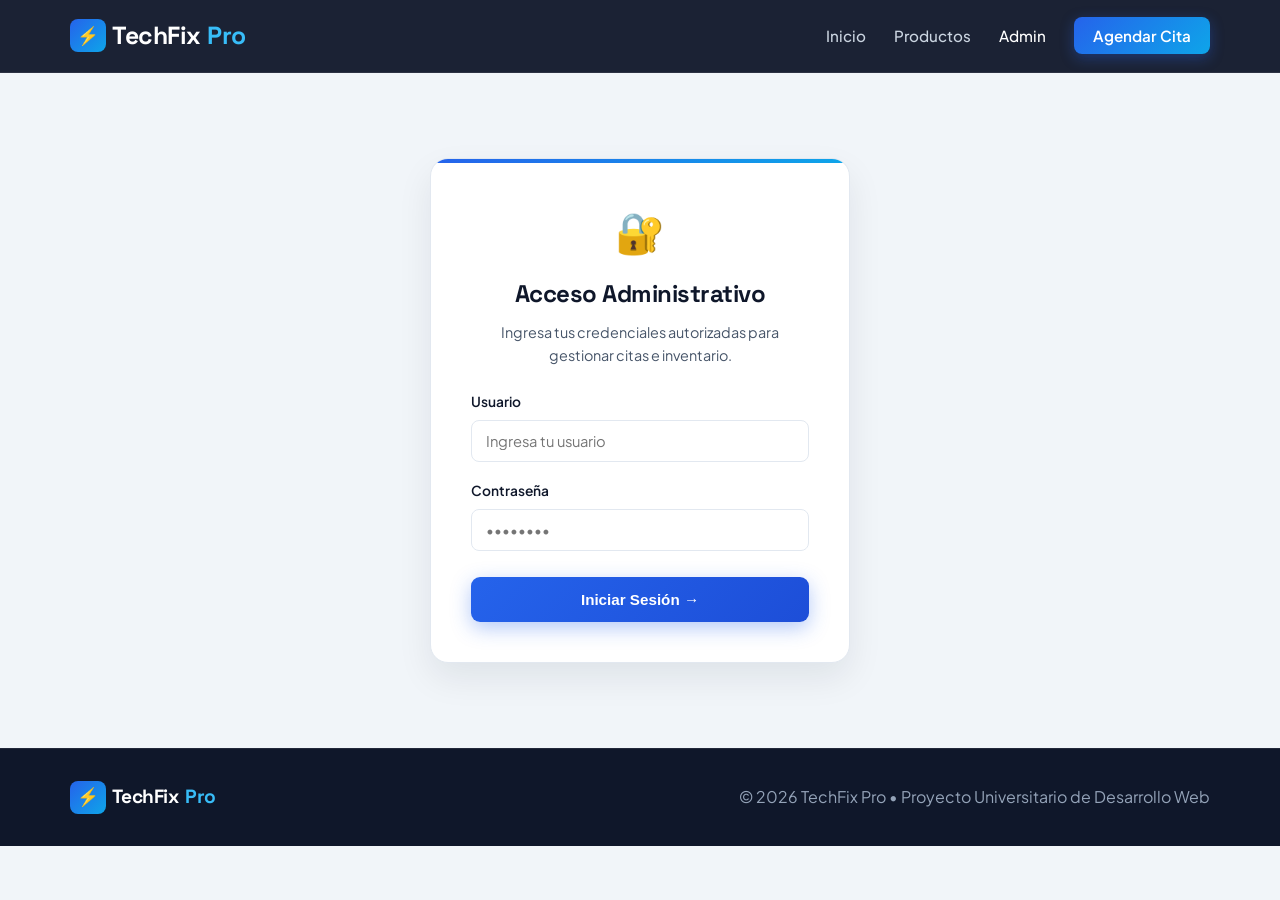
<file: admin.html>
<!DOCTYPE html>
<html lang="es">
<head>
  <meta charset="UTF-8" />
  <meta name="viewport" content="width=device-width, initial-scale=1.0" />
  <title>Panel Administrativo | TechFix Pro</title>

  <!-- Google Fonts -->
  <link rel="preconnect" href="https://fonts.googleapis.com">
  <link rel="preconnect" href="https://fonts.gstatic.com" crossorigin>
  <link href="https://fonts.googleapis.com/css2?family=Plus+Jakarta+Sans:wght@400;500;600;700&family=Space+Grotesk:wght@600;700&display=swap" rel="stylesheet">

  <!-- Estilos globales -->
  <link rel="stylesheet" href="css/styles.css" />
</head>
<body>

  <!-- BARRA DE NAVEGACIÓN -->
  <header class="navbar">
    <div class="container nav-content">
      <a href="index.html" class="logo">
        <span class="logo-icon">⚡</span>TechFix<span class="highlight">Pro</span>
      </a>
      <nav>
        <ul class="nav-links">
          <li><a href="index.html">Inicio</a></li>
          <li><a href="productos.html">Productos</a></li>
          <li><a href="admin.html" class="active">Admin</a></li>
          <li><a href="citas.html" class="btn-nav">Agendar Cita</a></li>
        </ul>
      </nav>
    </div>
  </header>

  <!-- PANTALLA 1: VERIFICACIÓN DE LOGIN -->
  <section id="login-view" class="login-section container">
    <div class="login-card">
      <div class="login-icon">🔐</div>
      <h2>Acceso Administrativo</h2>
      <p>Ingresa tus credenciales autorizadas para gestionar citas e inventario.</p>

      <form id="form-login">
        <div class="form-group">
          <label for="admin-user">Usuario</label>
          <input type="text" id="admin-user" required placeholder="Ingresa tu usuario" autocomplete="off" />
        </div>
        <div class="form-group">
          <label for="admin-pass">Contraseña</label>
          <input type="password" id="admin-pass" required placeholder="••••••••" />
        </div>
        <p id="login-error" class="error-msg" style="display: none;">Usuario o contraseña incorrectos.</p>
        <button type="submit" class="btn btn-primary" style="width: 100%; margin-top: 0.5rem;">
          Iniciar Sesión →
        </button>
      </form>
    </div>
  </section>

  <!-- PANTALLA 2: DASHBOARD DEL ADMINISTRADOR -->
  <section id="dashboard-view" class="dashboard-section container" style="display: none;">
    <div class="dash-header">
      <div>
        <span class="section-tag">PANEL DE CONTROL PRIVADO</span>
        <h1 style="font-size: 2rem; color: var(--primary);">Gestión de Taller e Inventario</h1>
      </div>
      <button id="btn-logout" class="btn-logout">Cerrar Sesión 🚪</button>
    </div>

    <!-- TARJETAS DE RESUMEN (KPIs) -->
    <div class="kpi-grid">
      <div class="kpi-card">
        <span class="kpi-label">Servicios Solicitados</span>
        <strong class="kpi-value" id="kpi-citas">0</strong>
      </div>
      <div class="kpi-card">
        <span class="kpi-label">Visitas a Domicilio</span>
        <strong class="kpi-value" id="kpi-domicilios" style="color: #059669;">0</strong>
      </div>
      <div class="kpi-card">
        <span class="kpi-label">Productos con Stock Bajo (&le;3)</span>
        <strong class="kpi-value" id="kpi-bajo-stock" style="color: #dc2626;">0</strong>
      </div>
    </div>

    <!-- MÓDULO A: SERVICIOS SOLICITADOS (EXCLUSIVO ADMIN) -->
    <div class="admin-panel" style="margin-bottom: 2.5rem;">
      <div class="panel-top">
        <h2>📋 Citas y Servicios Solicitados</h2>
      </div>
      <div class="table-responsive">
        <table class="admin-table">
          <thead>
            <tr>
              <th>Orden</th>
              <th>Cliente / Contacto</th>
              <th>Equipo y Servicio</th>
              <th>Modalidad y Ubicación</th>
              <th>Fecha / Turno</th>
              <th>Estado</th>
              <th>Acción</th>
            </tr>
          </thead>
          <tbody id="tabla-servicios"></tbody>
        </table>
      </div>
    </div>

    <!-- MÓDULO B: GESTIÓN COMPLETA DE PRODUCTOS Y STOCK -->
    <div class="admin-panel">
      <div class="panel-top">
        <h2>📦 Catálogo e Inventario de Productos</h2>
        <button type="button" id="btn-toggle-nuevo" class="btn btn-primary" style="padding: 0.55rem 1.1rem; font-size: 0.88rem;">
          + Añadir Nuevo Producto
        </button>
      </div>

      <!-- FORMULARIO DESPLEGABLE PARA CREAR PRODUCTO -->
      <form id="form-nuevo-producto" class="new-product-box" style="display: none;">
        <h3 style="font-size: 1.05rem; margin-bottom: 1rem; color: var(--primary);">Registrar Nuevo Componente en Tienda</h3>
        
        <div class="new-prod-grid">
          <div class="form-group">
            <label for="prod-nombre">Nombre del Producto *</label>
            <input type="text" id="prod-nombre" required placeholder="Ej. SSD NVMe Samsung 1TB" />
          </div>

          <div class="form-group">
            <label for="prod-categoria">Categoría *</label>
            <select id="prod-categoria" required>
              <option value="almacenamiento" data-etiqueta="Almacenamiento">Almacenamiento SSD</option>
              <option value="memoria" data-etiqueta="Memoria RAM">Memoria RAM</option>
              <option value="refrigeracion" data-etiqueta="Refrigeración">Refrigeración</option>
              <option value="accesorios" data-etiqueta="Accesorios">Cargadores y Cables</option>
            </select>
          </div>

          <div class="form-group">
            <label for="prod-icono">Icono Visual</label>
            <select id="prod-icono">
              <option value="💾">💾 Disco / SSD</option>
              <option value="📟">📟 Memoria RAM</option>
              <option value="❄️">❄️ Refrigeración</option>
              <option value="🔌">🔌 Cargador / Cable</option>
              <option value="🔋">🔋 Batería</option>
              <option value="🖥️">🖥️ Pantalla / Monitor</option>
              <option value="⌨️">⌨️ Teclado / Mouse</option>
              <option value="🛠️">🛠️ Herramienta / Repuesto</option>
            </select>
          </div>

          <div class="form-group">
            <label for="prod-precio">Precio (S/) *</label>
            <input type="number" id="prod-precio" step="0.01" min="1" required placeholder="120.00" />
          </div>

          <div class="form-group">
            <label for="prod-stock">Stock Inicial *</label>
            <input type="number" id="prod-stock" min="0" required value="5" />
          </div>
        </div>

        <div class="form-group">
          <label for="prod-desc">Descripción breve *</label>
          <input type="text" id="prod-desc" required placeholder="Ej. Alta velocidad de transferencia para laptops y PCs de escritorio." />
        </div>

        <div style="display: flex; gap: 0.75rem; justify-content: flex-end;">
          <button type="button" id="btn-cancelar-prod" class="btn-logout" style="background:#f1f5f9; color:#475569; border-color:#cbd5e1;">Cancelar</button>
          <button type="submit" class="btn btn-primary" style="padding: 0.6rem 1.25rem;">Guardar en Catálogo</button>
        </div>
      </form>

      <!-- TABLA DE INVENTARIO -->
      <div class="table-responsive">
        <table class="admin-table">
          <thead>
            <tr>
              <th>Producto</th>
              <th>Categoría</th>
              <th>Precio</th>
              <th>Stock</th>
              <th>Estado</th>
              <th>Ajustar Stock (+/-)</th>
              <th>Eliminar</th>
            </tr>
          </thead>
          <tbody id="tabla-stock"></tbody>
        </table>
      </div>
    </div>
  </section>

  <!-- PIE DE PÁGINA -->
  <footer class="footer">
    <div class="container footer-content">
      <div class="logo" style="font-size: 1.2rem;">
        <span class="logo-icon">⚡</span>TechFix<span class="highlight">Pro</span>
      </div>
      <p>&copy; 2026 TechFix Pro • Proyecto Universitario de Desarrollo Web</p>
    </div>
  </footer>

  <script src="js/admin.js"></script>
</body>
</html>
</file>
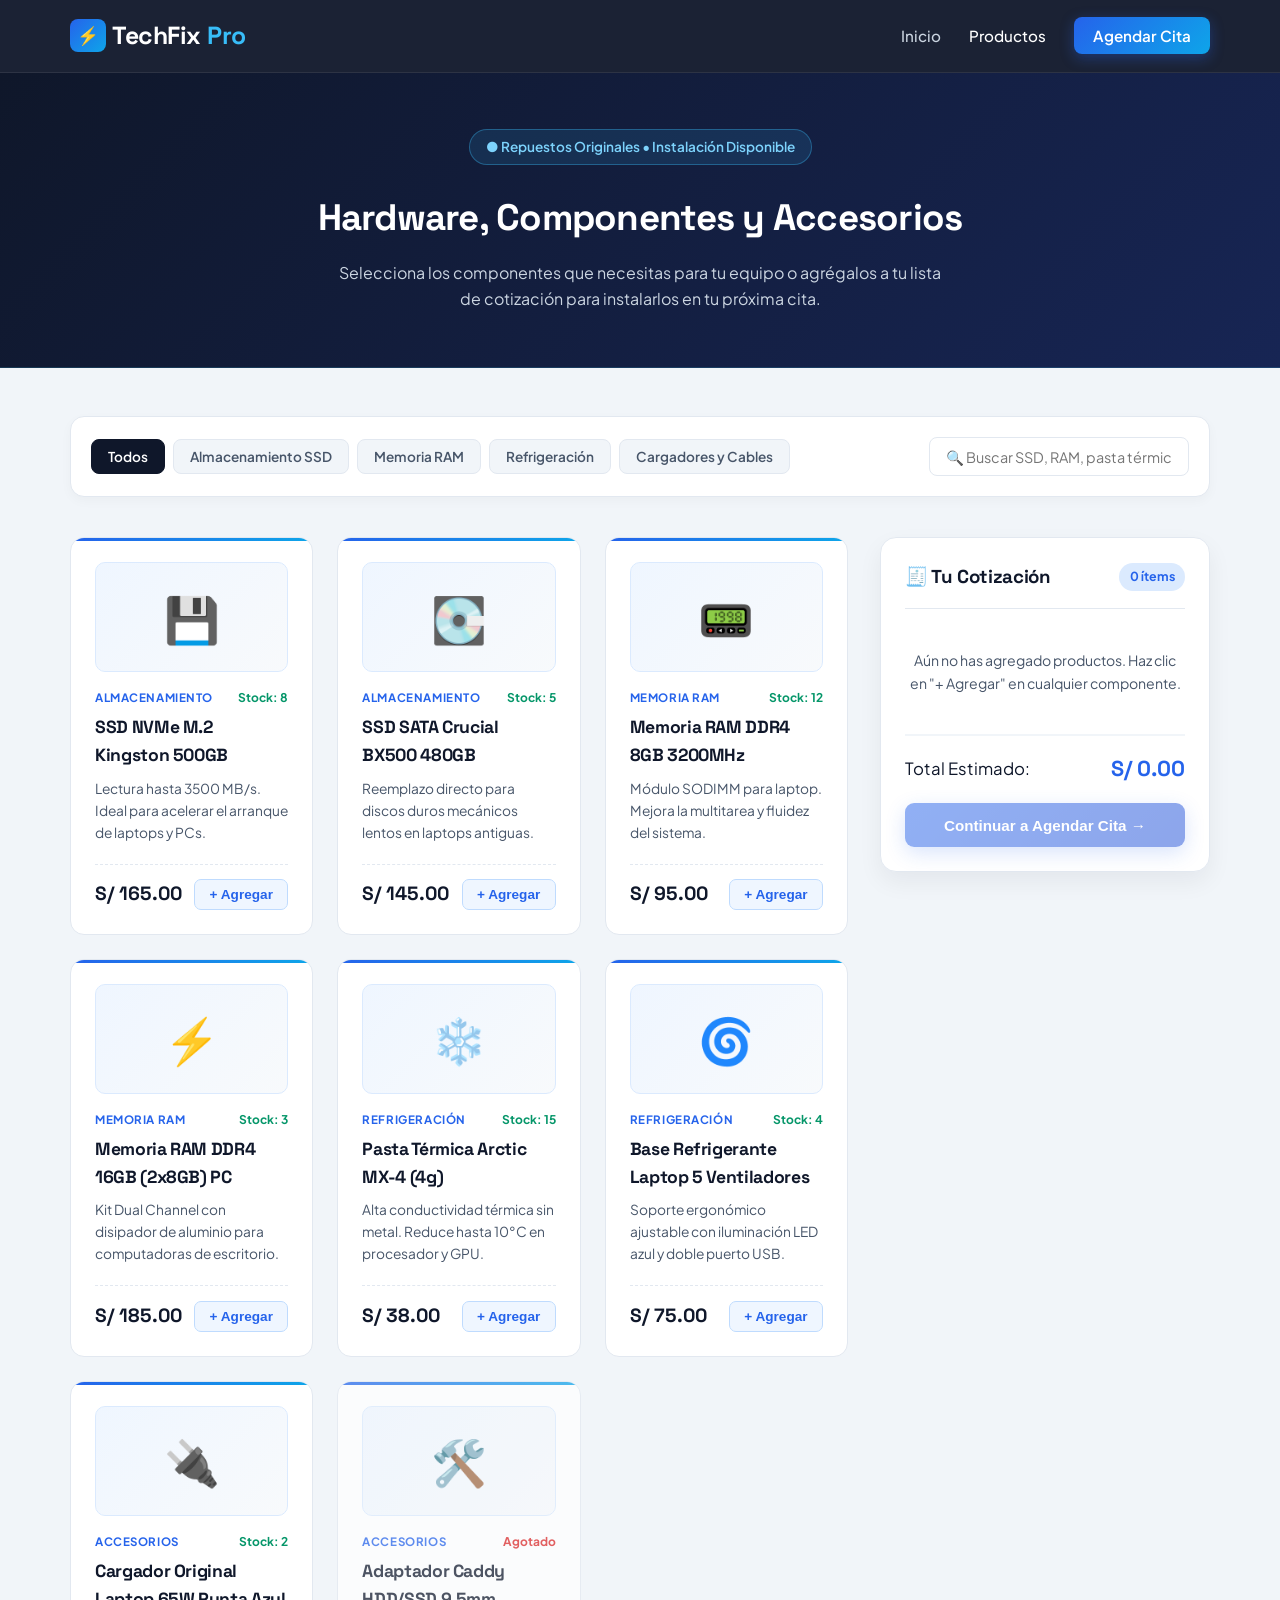
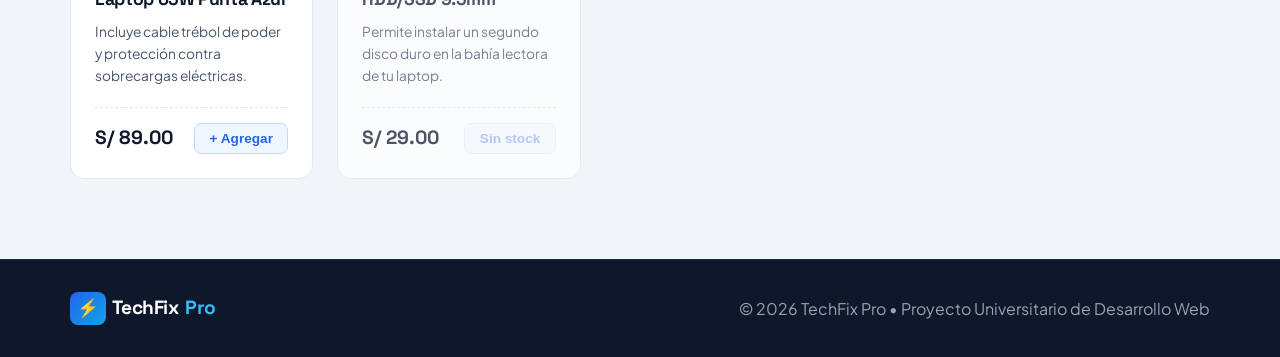
<file: productos.html>
<!DOCTYPE html>
<html lang="es">
<head>
  <meta charset="UTF-8" />
  <meta name="viewport" content="width=device-width, initial-scale=1.0" />
  <title>Catálogo de Repuestos | TechFix Pro</title>

  <!-- Google Fonts -->
  <link rel="preconnect" href="https://fonts.googleapis.com">
  <link rel="preconnect" href="https://fonts.gstatic.com" crossorigin>
  <link href="https://fonts.googleapis.com/css2?family=Plus+Jakarta+Sans:wght@400;500;600;700&family=Space+Grotesk:wght@600;700&display=swap" rel="stylesheet">

  <!-- Estilos globales -->
  <link rel="stylesheet" href="css/styles.css" />
</head>
<body>

  <!-- BARRA DE NAVEGACIÓN -->
  <header class="navbar">
    <div class="container nav-content">
      <a href="index.html" class="logo">
        <span class="logo-icon">⚡</span>TechFix<span class="highlight">Pro</span>
      </a>
      <nav>
        <ul class="nav-links">
          <li><a href="index.html">Inicio</a></li>
          <li><a href="productos.html" class="active">Productos</a></li>
          <li><a href="citas.html" class="btn-nav">Agendar Cita</a></li>
        </ul>
      </nav>
    </div>
  </header>

  <!-- ENCABEZADO DEL CATÁLOGO -->
  <section class="page-banner">
    <div class="container">
      <span class="hero-badge">● Repuestos Originales • Instalación Disponible</span>
      <h1>Hardware, Componentes y Accesorios</h1>
      <p>Selecciona los componentes que necesitas para tu equipo o agrégalos a tu lista de cotización para instalarlos en tu próxima cita.</p>
    </div>
  </section>

  <!-- CONTROLES DE FILTRO Y BÚSQUEDA -->
  <section class="catalog-section container">
    <div class="catalog-controls">
      <div class="filter-buttons" id="filtros-categoria">
        <button class="filter-btn active" data-categoria="todos">Todos</button>
        <button class="filter-btn" data-categoria="almacenamiento">Almacenamiento SSD</button>
        <button class="filter-btn" data-categoria="memoria">Memoria RAM</button>
        <button class="filter-btn" data-categoria="refrigeracion">Refrigeración</button>
        <button class="filter-btn" data-categoria="accesorios">Cargadores y Cables</button>
      </div>

      <div class="search-box">
        <input type="text" id="buscador-productos" placeholder="🔍 Buscar SSD, RAM, pasta térmica..." />
      </div>
    </div>

    <!-- LAYOUT: CUADRÍCULA DE PRODUCTOS + PANEL DE COTIZACIÓN -->
    <div class="catalog-layout">
      <!-- Aquí JavaScript inyectará las tarjetas -->
      <div class="products-grid" id="grid-productos"></div>

      <!-- PANEL LATERAL DE COTIZACIÓN / CARRITO -->
      <aside class="quote-panel">
        <div class="quote-header">
          <h3>🧾 Tu Cotización</h3>
          <span class="quote-count" id="contador-items">0 ítems</span>
        </div>
        
        <div class="quote-list" id="lista-cotizacion">
          <p class="empty-msg">Aún no has agregado productos. Haz clic en "+ Agregar" en cualquier componente.</p>
        </div>

        <div class="quote-footer">
          <div class="quote-total">
            <span>Total Estimado:</span>
            <strong id="total-cotizacion">S/ 0.00</strong>
          </div>
          <button id="btn-enviar-cita" class="btn btn-primary" style="width: 100%; margin-top: 1rem;" disabled>
            Continuar a Agendar Cita →
          </button>
          <button id="btn-vaciar" class="btn-clear" style="display: none;">Vaciar lista</button>
        </div>
      </aside>
    </div>
  </section>

  <!-- PIE DE PÁGINA -->
  <footer class="footer">
    <div class="container footer-content">
      <div class="logo" style="font-size: 1.2rem;">
        <span class="logo-icon">⚡</span>TechFix<span class="highlight">Pro</span>
      </div>
      <p>&copy; 2026 TechFix Pro • Proyecto Universitario de Desarrollo Web</p>
    </div>
  </footer>

  <!-- Script del catálogo -->
  <script src="js/productos.js"></script>
</body>
</html>
</file>
<file: css/styles.css>
/* VARIABLES Y RESET */
:root {
  --primary: #0f172a;
  --primary-light: #1e293b;
  --accent: #2563eb;
  --accent-cyan: #0ea5e9;
  --accent-hover: #1d4ed8;
  --bg-light: #f1f5f9;
  --surface: #ffffff;
  --text-dark: #0f172a;
  --text-muted: #475569;
  --border-color: #e2e8f0;
  --radius: 14px;
  --font-heading: 'Space Grotesk', sans-serif;
  --font-body: 'Plus Jakarta Sans', sans-serif;
}

* {
  margin: 0;
  padding: 0;
  box-sizing: border-box;
}

body {
  background-color: var(--bg-light);
  color: var(--text-dark);
  font-family: var(--font-body);
  line-height: 1.6;
  -webkit-font-smoothing: antialiased;
}

h1, h2, h3, .logo {
  font-family: var(--font-heading);
  letter-spacing: -0.02em;
}

.container {
  width: 90%;
  max-width: 1140px;
  margin: 0 auto;
}

/* NAVBAR CON EFECTO CRISTAL OSCURO */
.navbar {
  background-color: rgba(15, 23, 42, 0.95);
  backdrop-filter: blur(10px);
  border-bottom: 1px solid rgba(255, 255, 255, 0.08);
  padding: 1rem 0;
  position: sticky;
  top: 0;
  z-index: 1000;
}

.nav-content {
  display: flex;
  justify-content: space-between;
  align-items: center;
}

.logo {
  font-size: 1.55rem;
  font-weight: 700;
  color: #ffffff;
  text-decoration: none;
  display: flex;
  align-items: center;
  gap: 0.4rem;
}

.logo-icon {
  background: linear-gradient(135deg, var(--accent), var(--accent-cyan));
  padding: 0.15rem 0.45rem;
  border-radius: 8px;
  font-size: 1.1rem;
}

.logo .highlight {
  color: #38bdf8;
}

.nav-links {
  list-style: none;
  display: flex;
  align-items: center;
  gap: 1.75rem;
}

.nav-links a {
  color: #cbd5e1;
  text-decoration: none;
  font-weight: 500;
  font-size: 0.95rem;
  transition: color 0.2s;
}

.nav-links a:hover,
.nav-links a.active {
  color: #ffffff;
}

.btn-nav {
  background: linear-gradient(135deg, var(--accent), var(--accent-cyan));
  color: #ffffff !important;
  padding: 0.55rem 1.2rem;
  border-radius: 8px;
  font-weight: 600 !important;
  box-shadow: 0 4px 14px rgba(37, 99, 235, 0.35);
}

.btn-nav:hover {
  opacity: 0.92;
}

/* HERO CON CUADRÍCULA TÉCNICA Y RESPLANDOR */
.hero {
  position: relative;
  background-color: var(--primary);
  background-image: 
    radial-gradient(rgba(56, 189, 248, 0.14) 1px, transparent 1px),
    linear-gradient(135deg, #0f172a 0%, #172554 100%);
  background-size: 26px 26px, 100% 100%;
  color: #ffffff;
  padding: 5.5rem 0;
  text-align: center;
  overflow: hidden;
  border-bottom: 1px solid rgba(56, 189, 248, 0.2);
}

.hero-glow {
  position: absolute;
  top: -120px;
  left: 50%;
  transform: translateX(-50%);
  width: 600px;
  height: 300px;
  background: radial-gradient(circle, rgba(37, 99, 235, 0.35) 0%, transparent 70%);
  pointer-events: none;
}

.hero-content {
  position: relative;
  z-index: 2;
}

.hero-badge {
  display: inline-block;
  background: rgba(56, 189, 248, 0.12);
  border: 1px solid rgba(56, 189, 248, 0.35);
  color: #7dd3fc;
  padding: 0.4rem 1rem;
  border-radius: 999px;
  font-size: 0.85rem;
  font-weight: 600;
  margin-bottom: 1.5rem;
}

.hero h1 {
  font-size: 3rem;
  line-height: 1.15;
  margin-bottom: 1.25rem;
  max-width: 820px;
  margin-inline: auto;
}

.hero p {
  font-size: 1.15rem;
  color: #cbd5e1;
  max-width: 640px;
  margin: 0 auto 2.25rem;
}

.hero-buttons {
  display: flex;
  justify-content: center;
  gap: 1rem;
  flex-wrap: wrap;
}

/* BOTONES */
.btn {
  display: inline-block;
  padding: 0.85rem 1.75rem;
  border-radius: 9px;
  text-decoration: none;
  font-weight: 600;
  font-size: 0.95rem;
  cursor: pointer;
  border: none;
  transition: all 0.2s ease;
}

.btn-primary {
  background: linear-gradient(135deg, var(--accent) 0%, #1d4ed8 100%);
  color: #ffffff;
  box-shadow: 0 6px 20px rgba(37, 99, 235, 0.35);
}

.btn-primary:hover {
  transform: translateY(-2px);
  box-shadow: 0 10px 25px rgba(37, 99, 235, 0.45);
}

.btn-secondary {
  background-color: rgba(255, 255, 255, 0.08);
  color: #ffffff;
  border: 1px solid rgba(255, 255, 255, 0.2);
  backdrop-filter: blur(6px);
}

.btn-secondary:hover {
  background-color: rgba(255, 255, 255, 0.16);
  transform: translateY(-2px);
}

/* ENCABEZADOS DE SECCIÓN */
.section-header {
  text-align: center;
  margin-bottom: 3rem;
}

.section-tag {
  display: inline-block;
  font-family: var(--font-heading);
  font-size: 0.8rem;
  font-weight: 700;
  letter-spacing: 0.1em;
  color: var(--accent);
  background: #dbeafe;
  padding: 0.3rem 0.8rem;
  border-radius: 6px;
  margin-bottom: 0.6rem;
}

.section-title {
  font-size: 2.2rem;
  color: var(--primary);
}

/* TARJETAS DE SERVICIOS CON PERSONALIDAD */
.services {
  padding: 5rem 0;
}

.services-grid {
  display: grid;
  grid-template-columns: repeat(auto-fit, minmax(300px, 1fr));
  gap: 1.75rem;
}

.card {
  position: relative;
  background: var(--surface);
  padding: 2rem;
  border-radius: var(--radius);
  border: 1px solid var(--border-color);
  box-shadow: 0 4px 6px -1px rgba(15, 23, 42, 0.04), 0 2px 4px -2px rgba(15, 23, 42, 0.03);
  transition: all 0.25s ease;
  display: flex;
  flex-direction: column;
  overflow: hidden;
}

/* Línea superior decorativa en cada panel */
.card::before {
  content: "";
  position: absolute;
  top: 0;
  left: 0;
  right: 0;
  height: 4px;
  background: linear-gradient(90deg, var(--accent), var(--accent-cyan));
  opacity: 0.85;
}

.card:hover {
  transform: translateY(-6px);
  border-color: #93c5fd;
  box-shadow: 0 20px 25px -5px rgba(15, 23, 42, 0.08), 0 8px 10px -6px rgba(37, 99, 235, 0.1);
}

.card-top {
  display: flex;
  justify-content: space-between;
  align-items: center;
  margin-bottom: 1.25rem;
}

.card-icon {
  width: 46px;
  height: 46px;
  background: #eff6ff;
  border: 1px solid #bfdbfe;
  border-radius: 10px;
  display: flex;
  align-items: center;
  justify-content: center;
  font-size: 1.4rem;
}

.card-badge {
  font-size: 0.75rem;
  font-weight: 600;
  color: var(--text-muted);
  background: #f1f5f9;
  padding: 0.25rem 0.65rem;
  border-radius: 999px;
}

.card h3 {
  font-size: 1.3rem;
  margin-bottom: 0.75rem;
  color: var(--primary);
}

.card p {
  color: var(--text-muted);
  font-size: 0.95rem;
  margin-bottom: 1.5rem;
  flex-grow: 1;
}

.card-footer {
  padding-top: 1rem;
  border-top: 1px dashed var(--border-color);
  display: flex;
  justify-content: space-between;
  align-items: center;
  font-size: 0.88rem;
}

.card-footer span {
  font-weight: 700;
  color: var(--primary);
}

.card-footer a {
  color: var(--accent);
  font-weight: 600;
  text-decoration: none;
}

.card-footer a:hover {
  text-decoration: underline;
}

/* SECCIÓN UBICACIÓN CON CONTENEDOR ESTILO PANEL BENTO */
.location-section {
  padding: 2rem 0 5rem;
}

.location-wrapper {
  background: var(--surface);
  border: 1px solid var(--border-color);
  border-radius: 18px;
  padding: 2.5rem;
  box-shadow: 0 10px 30px rgba(15, 23, 42, 0.05);
  display: grid;
  grid-template-columns: 1fr 1.25fr;
  gap: 2.5rem;
  align-items: center;
}

.info-list {
  display: flex;
  flex-direction: column;
  gap: 1.1rem;
  margin-bottom: 1.5rem;
}

.info-item {
  display: flex;
  align-items: flex-start;
  gap: 0.9rem;
}

.info-icon {
  background: #eff6ff;
  border: 1px solid #dbeafe;
  padding: 0.55rem;
  border-radius: 10px;
  font-size: 1.1rem;
}

.info-item strong {
  display: block;
  font-size: 0.95rem;
  color: var(--primary);
}

.info-item p {
  color: var(--text-muted);
  font-size: 0.92rem;
}

.note {
  padding: 1rem;
  background: linear-gradient(to right, #eff6ff, #f8fafc);
  border-left: 4px solid var(--accent);
  border-radius: 0 8px 8px 0;
  color: #1e3a8a;
  font-size: 0.9rem;
}

/* VENTANA DE MAPA ESTILO APP */
.map-box {
  border: 1px solid var(--border-color);
  border-radius: 12px;
  overflow: hidden;
  box-shadow: 0 8px 20px rgba(15, 23, 42, 0.08);
}

.map-header {
  background: var(--primary);
  padding: 0.65rem 1rem;
  display: flex;
  align-items: center;
  gap: 0.45rem;
}

.dot {
  width: 10px;
  height: 10px;
  border-radius: 50%;
}
.dot.red { background: #ef4444; }
.dot.yellow { background: #f59e0b; }
.dot.green { background: #10b981; }

.map-title {
  color: #94a3b8;
  font-size: 0.8rem;
  font-weight: 500;
  margin-left: 0.5rem;
}

#mapa-local {
  height: 340px;
  width: 100%;
  z-index: 1;
}

/* FOOTER */
.footer {
  background-color: var(--primary);
  color: #94a3b8;
  padding: 2rem 0;
  border-top: 1px solid rgba(255, 255, 255, 0.08);
}

.footer-content {
  display: flex;
  justify-content: space-between;
  align-items: center;
  flex-wrap: wrap;
  gap: 1rem;
}

/* RESPONSIVE */
@media (max-width: 850px) {
  .location-wrapper {
    grid-template-columns: 1fr;
    padding: 1.75rem;
  }
  .hero h1 {
    font-size: 2.2rem;
  }
}

/* =========================================
   ESTILOS PÁGINA DE PRODUCTOS (PARTE 2)
   ========================================= */

.page-banner {
  background: linear-gradient(135deg, var(--primary) 0%, #172554 100%);
  color: #ffffff;
  padding: 3.5rem 0;
  text-align: center;
  border-bottom: 1px solid rgba(56, 189, 248, 0.2);
}

.page-banner h1 {
  font-size: 2.3rem;
  margin-bottom: 0.75rem;
}

.page-banner p {
  color: #cbd5e1;
  max-width: 620px;
  margin: 0 auto;
}

.catalog-section {
  padding: 3rem 0 5rem;
}

/* BARRA DE FILTROS Y BUSCADOR */
.catalog-controls {
  display: flex;
  justify-content: space-between;
  align-items: center;
  flex-wrap: wrap;
  gap: 1rem;
  margin-bottom: 2.5rem;
  background: var(--surface);
  padding: 1.25rem;
  border-radius: var(--radius);
  border: 1px solid var(--border-color);
  box-shadow: 0 4px 12px rgba(15, 23, 42, 0.03);
}

.filter-buttons {
  display: flex;
  flex-wrap: wrap;
  gap: 0.5rem;
}

.filter-btn {
  background: var(--bg-light);
  border: 1px solid var(--border-color);
  color: var(--text-muted);
  padding: 0.5rem 1rem;
  border-radius: 8px;
  font-family: var(--font-body);
  font-weight: 600;
  font-size: 0.85rem;
  cursor: pointer;
  transition: all 0.2s;
}

.filter-btn:hover {
  border-color: var(--accent);
  color: var(--accent);
}

.filter-btn.active {
  background: var(--primary);
  color: #ffffff;
  border-color: var(--primary);
}

.search-box input {
  padding: 0.6rem 1rem;
  border: 1px solid var(--border-color);
  border-radius: 8px;
  font-family: var(--font-body);
  font-size: 0.9rem;
  width: 260px;
  outline: none;
  transition: border-color 0.2s;
}

.search-box input:focus {
  border-color: var(--accent);
}

/* DISTRIBUCIÓN CATÁLOGO + PANEL COTIZACIÓN */
.catalog-layout {
  display: grid;
  grid-template-columns: 1fr 330px;
  gap: 2rem;
  align-items: start;
}

.products-grid {
  display: grid;
  grid-template-columns: repeat(auto-fill, minmax(240px, 1fr));
  gap: 1.5rem;
}

.product-card {
  position: relative;
  background: var(--surface);
  border: 1px solid var(--border-color);
  border-radius: var(--radius);
  padding: 1.5rem;
  display: flex;
  flex-direction: column;
  transition: all 0.25s ease;
  overflow: hidden;
}

.product-card::before {
  content: "";
  position: absolute;
  top: 0;
  left: 0;
  right: 0;
  height: 3px;
  background: linear-gradient(90deg, var(--accent), var(--accent-cyan));
}

.product-card:hover {
  transform: translateY(-4px);
  border-color: #93c5fd;
  box-shadow: 0 12px 20px rgba(15, 23, 42, 0.07);
}

.product-visual {
  height: 110px;
  background: linear-gradient(135deg, #eff6ff 0%, #f8fafc 100%);
  border: 1px solid #dbeafe;
  border-radius: 10px;
  display: flex;
  align-items: center;
  justify-content: center;
  font-size: 2.8rem;
  margin-bottom: 1rem;
}

.product-cat {
  font-size: 0.72rem;
  font-weight: 700;
  text-transform: uppercase;
  letter-spacing: 0.05em;
  color: var(--accent);
  margin-bottom: 0.35rem;
}

.product-card h3 {
  font-size: 1.1rem;
  color: var(--primary);
  margin-bottom: 0.5rem;
}

.product-card p {
  font-size: 0.86rem;
  color: var(--text-muted);
  margin-bottom: 1.25rem;
  flex-grow: 1;
}

.product-bottom {
  display: flex;
  justify-content: space-between;
  align-items: center;
  padding-top: 0.9rem;
  border-top: 1px dashed var(--border-color);
}

.product-price {
  font-family: var(--font-heading);
  font-size: 1.2rem;
  font-weight: 700;
  color: var(--primary);
}

.btn-add {
  background: #eff6ff;
  color: var(--accent);
  border: 1px solid #bfdbfe;
  padding: 0.45rem 0.9rem;
  border-radius: 7px;
  font-weight: 600;
  font-size: 0.85rem;
  cursor: pointer;
  transition: all 0.2s;
}

.btn-add:hover {
  background: var(--accent);
  color: #ffffff;
}

/* PANEL DE COTIZACIÓN LATERAL */
.quote-panel {
  background: var(--surface);
  border: 1px solid var(--border-color);
  border-radius: 16px;
  padding: 1.5rem;
  position: sticky;
  top: 90px;
  box-shadow: 0 10px 25px rgba(15, 23, 42, 0.06);
}

.quote-header {
  display: flex;
  justify-content: space-between;
  align-items: center;
  padding-bottom: 1rem;
  border-bottom: 1px solid var(--border-color);
  margin-bottom: 1rem;
}

.quote-count {
  background: #dbeafe;
  color: var(--accent);
  font-size: 0.78rem;
  font-weight: 700;
  padding: 0.25rem 0.65rem;
  border-radius: 999px;
}

.quote-list {
  max-height: 280px;
  overflow-y: auto;
  margin-bottom: 1rem;
}

.empty-msg {
  font-size: 0.88rem;
  color: var(--text-muted);
  text-align: center;
  padding: 1.5rem 0;
}

.quote-item {
  display: flex;
  justify-content: space-between;
  align-items: center;
  padding: 0.65rem 0;
  border-bottom: 1px dashed var(--border-color);
  font-size: 0.88rem;
}

.quote-item-info strong {
  display: block;
  color: var(--primary);
}

.quote-item-info span {
  color: var(--text-muted);
  font-size: 0.8rem;
}

.btn-remove {
  background: #fee2e2;
  color: #dc2626;
  border: none;
  width: 24px;
  height: 24px;
  border-radius: 6px;
  font-weight: 700;
  cursor: pointer;
}

.quote-footer {
  border-top: 2px solid var(--bg-light);
  padding-top: 1rem;
}

.quote-total {
  display: flex;
  justify-content: space-between;
  align-items: center;
  font-size: 1.05rem;
}

.quote-total strong {
  font-family: var(--font-heading);
  font-size: 1.35rem;
  color: var(--accent);
}

.btn:disabled {
  opacity: 0.5;
  cursor: not-allowed;
  transform: none;
}

.btn-clear {
  width: 100%;
  background: transparent;
  border: none;
  color: var(--text-muted);
  font-size: 0.82rem;
  margin-top: 0.65rem;
  cursor: pointer;
  text-decoration: underline;
}

@media (max-width: 900px) {
  .catalog-layout {
    grid-template-columns: 1fr;
  }
  .quote-panel {
    position: static;
  }
  .search-box input {
    width: 100%;
  }
}

/* =========================================
   ESTILOS PÁGINA DE CITAS Y MAPA (PARTE 3)
   ========================================= */

.booking-section {
  padding: 3rem 0 5rem;
}

.booking-grid {
  display: grid;
  grid-template-columns: 1.45fr 1fr;
  gap: 2rem;
  align-items: start;
}

.booking-panel,
.summary-card {
  background: var(--surface);
  border: 1px solid var(--border-color);
  border-radius: 16px;
  padding: 2rem;
  box-shadow: 0 10px 25px rgba(15, 23, 42, 0.04);
}

.group-title {
  display: block;
  font-family: var(--font-heading);
  font-size: 1.1rem;
  font-weight: 700;
  color: var(--primary);
  margin-bottom: 1rem;
}

/* TARJETAS SELECTORAS DE MODALIDAD */
.modality-selector {
  display: grid;
  grid-template-columns: 1fr 1fr;
  gap: 1rem;
  margin-bottom: 1.5rem;
}

.modality-card {
  display: flex;
  align-items: center;
  gap: 0.85rem;
  padding: 1rem;
  border: 2px solid var(--border-color);
  border-radius: 12px;
  cursor: pointer;
  transition: all 0.2s ease;
  background: var(--bg-light);
}

.modality-card input {
  display: none;
}

.modality-card .mod-icon {
  font-size: 1.6rem;
}

.modality-card strong {
  display: block;
  font-size: 0.95rem;
  color: var(--primary);
}

.modality-card small {
  color: var(--text-muted);
  font-size: 0.8rem;
}

.modality-card.active {
  border-color: var(--accent);
  background: #eff6ff;
  box-shadow: 0 4px 12px rgba(37, 99, 235, 0.12);
}

/* BLOQUE DE MAPA A DOMICILIO */
.domicilio-box {
  background: #f8fafc;
  border: 1px solid #cbd5e1;
  border-radius: 12px;
  padding: 1.25rem;
  margin-bottom: 1.75rem;
}

.domicilio-header {
  display: flex;
  justify-content: space-between;
  align-items: center;
  flex-wrap: wrap;
  gap: 0.5rem;
  margin-bottom: 0.4rem;
}

.btn-gps {
  background: var(--primary);
  color: #ffffff;
  border: none;
  padding: 0.45rem 0.9rem;
  border-radius: 7px;
  font-size: 0.82rem;
  font-weight: 600;
  cursor: pointer;
  transition: background 0.2s;
}

.btn-gps:hover {
  background: var(--accent);
}

.help-text {
  font-size: 0.85rem;
  color: var(--text-muted);
  margin-bottom: 0.9rem;
}

#mapa-domicilio {
  height: 270px;
  width: 100%;
  z-index: 1;
}

/* INPUTS Y FORMULARIO */
.form-row {
  display: grid;
  grid-template-columns: 1fr 1fr;
  gap: 1rem;
}

.form-group {
  margin-bottom: 1.15rem;
}

.form-group label {
  display: block;
  font-size: 0.86rem;
  font-weight: 600;
  color: var(--primary);
  margin-bottom: 0.4rem;
}

.form-group input,
.form-group select,
.form-group textarea {
  width: 100%;
  padding: 0.7rem 0.9rem;
  border: 1px solid var(--border-color);
  border-radius: 8px;
  font-family: var(--font-body);
  font-size: 0.92rem;
  color: var(--text-dark);
  background: #ffffff;
  outline: none;
  transition: border-color 0.2s;
}

.form-group input:focus,
.form-group select:focus,
.form-group textarea:focus {
  border-color: var(--accent);
}

.form-group input[readonly] {
  background: #e2e8f0;
  color: #334155;
  font-family: monospace;
}

/* TARJETAS DERECHAS (RESUMEN Y ÓRDENES) */
.summary-card h3 {
  font-size: 1.15rem;
  margin-bottom: 1rem;
  color: var(--primary);
}

.link-add-more {
  display: inline-block;
  margin-top: 0.75rem;
  font-size: 0.85rem;
  font-weight: 600;
  color: var(--accent);
  text-decoration: none;
}

.link-add-more:hover {
  text-decoration: underline;
}

.orders-list {
  display: flex;
  flex-direction: column;
  gap: 0.9rem;
  max-height: 420px;
  overflow-y: auto;
}

.order-ticket {
  border: 1px solid var(--border-color);
  border-left: 4px solid var(--accent);
  border-radius: 10px;
  padding: 1rem;
  background: #f8fafc;
  font-size: 0.86rem;
}

.order-ticket.domicilio {
  border-left-color: #10b981;
}

.ticket-top {
  display: flex;
  justify-content: space-between;
  align-items: center;
  margin-bottom: 0.4rem;
}

.ticket-code {
  font-family: var(--font-heading);
  font-weight: 700;
  color: var(--primary);
}

.ticket-badge {
  font-size: 0.72rem;
  font-weight: 700;
  padding: 0.2rem 0.55rem;
  border-radius: 999px;
  background: #dbeafe;
  color: var(--accent);
}

.order-ticket.domicilio .ticket-badge {
  background: #d1fae5;
  color: #047857;
}

.ticket-coords {
  display: inline-block;
  margin-top: 0.4rem;
  font-family: monospace;
  font-size: 0.78rem;
  background: #e2e8f0;
  padding: 0.2rem 0.5rem;
  border-radius: 4px;
  color: #1e293b;
}

@media (max-width: 900px) {
  .booking-grid,
  .modality-selector,
  .form-row {
    grid-template-columns: 1fr;
  }
}
/* =========================================
   ESTILOS PANEL ADMINISTRADOR (PARTE 4)
   ========================================= */

.login-section {
  padding: 5rem 0;
  display: flex;
  justify-content: center;
  align-items: center;
  min-height: 75vh;
}

.login-card {
  background: var(--surface);
  border: 1px solid var(--border-color);
  border-radius: 18px;
  padding: 2.5rem;
  width: 100%;
  max-width: 420px;
  box-shadow: 0 15px 35px rgba(15, 23, 42, 0.08);
  text-align: center;
  position: relative;
  overflow: hidden;
}

.login-card::before {
  content: "";
  position: absolute;
  top: 0; left: 0; right: 0;
  height: 4px;
  background: linear-gradient(90deg, var(--accent), var(--accent-cyan));
}

.login-icon {
  font-size: 2.5rem;
  margin-bottom: 0.75rem;
}

.login-card h2 {
  color: var(--primary);
  margin-bottom: 0.5rem;
}

.login-card p {
  color: var(--text-muted);
  font-size: 0.9rem;
  margin-bottom: 1.5rem;
}

.login-card .form-group {
  text-align: left;
}

.error-msg {
  background: #fee2e2;
  color: #dc2626;
  padding: 0.5rem;
  border-radius: 6px;
  font-size: 0.85rem;
  font-weight: 600;
  margin-bottom: 1rem;
}

.demo-credentials {
  margin-top: 1.5rem;
  padding-top: 1rem;
  border-top: 1px dashed var(--border-color);
  font-size: 0.82rem;
  color: var(--text-muted);
}

.demo-credentials code {
  background: #f1f5f9;
  padding: 0.15rem 0.4rem;
  border-radius: 4px;
  color: var(--primary);
  font-weight: 700;
}

/* DASHBOARD ADMIN */
.dashboard-section {
  padding: 3rem 0 5rem;
}

.dash-header {
  display: flex;
  justify-content: space-between;
  align-items: center;
  flex-wrap: wrap;
  gap: 1rem;
  margin-bottom: 2rem;
}

.btn-logout {
  background: #fee2e2;
  color: #dc2626;
  border: 1px solid #fecaca;
  padding: 0.6rem 1.1rem;
  border-radius: 8px;
  font-weight: 600;
  cursor: pointer;
  transition: all 0.2s;
}

.btn-logout:hover {
  background: #dc2626;
  color: #ffffff;
}

.kpi-grid {
  display: grid;
  grid-template-columns: repeat(auto-fit, minmax(220px, 1fr));
  gap: 1.5rem;
  margin-bottom: 2.5rem;
}

.kpi-card {
  background: var(--surface);
  border: 1px solid var(--border-color);
  border-radius: 14px;
  padding: 1.5rem;
  box-shadow: 0 4px 12px rgba(15, 23, 42, 0.03);
}

.kpi-label {
  display: block;
  font-size: 0.85rem;
  font-weight: 600;
  color: var(--text-muted);
  margin-bottom: 0.4rem;
}

.kpi-value {
  font-family: var(--font-heading);
  font-size: 2rem;
  color: var(--primary);
}

.admin-panel {
  background: var(--surface);
  border: 1px solid var(--border-color);
  border-radius: 16px;
  padding: 1.75rem;
  box-shadow: 0 8px 20px rgba(15, 23, 42, 0.04);
}

.panel-top {
  display: flex;
  justify-content: space-between;
  align-items: center;
  flex-wrap: wrap;
  gap: 0.5rem;
  margin-bottom: 1.25rem;
}

.panel-top h2 {
  font-size: 1.25rem;
  color: var(--primary);
}

.table-responsive {
  overflow-x: auto;
}

.admin-table {
  width: 100%;
  border-collapse: collapse;
  font-size: 0.9rem;
}

.admin-table th {
  background: var(--bg-light);
  color: var(--primary);
  font-weight: 700;
  text-align: left;
  padding: 0.85rem 1rem;
  border-bottom: 2px solid var(--border-color);
}

.admin-table td {
  padding: 0.9rem 1rem;
  border-bottom: 1px solid var(--border-color);
  vertical-align: middle;
}

.status-pill {
  display: inline-block;
  padding: 0.25rem 0.65rem;
  border-radius: 999px;
  font-size: 0.76rem;
  font-weight: 700;
}

.status-pendiente { background: #fef3c7; color: #b45309; }
.status-atendido  { background: #d1fae5; color: #047857; }
.status-bajo      { background: #fee2e2; color: #dc2626; }
.status-ok        { background: #dbeafe; color: #1d4ed8; }

.restock-controls {
  display: flex;
  align-items: center;
  gap: 0.4rem;
}

.restock-input {
  width: 65px;
  padding: 0.4rem;
  border: 1px solid var(--border-color);
  border-radius: 6px;
  text-align: center;
  font-weight: 600;
}

.btn-restock {
  background: var(--accent);
  color: #ffffff;
  border: none;
  padding: 0.45rem 0.75rem;
  border-radius: 6px;
  font-size: 0.8rem;
  font-weight: 600;
  cursor: pointer;
}

.btn-restock:hover {
  background: var(--accent-hover);
}

.btn-check {
  background: #10b981;
  color: #ffffff;
  border: none;
  padding: 0.45rem 0.75rem;
  border-radius: 6px;
  font-size: 0.8rem;
  font-weight: 600;
  cursor: pointer;
}

/* =========================================
   ESTILOS EXTRA GESTIÓN PRODUCTOS EN ADMIN
   ========================================= */

.new-product-box {
  background: #f8fafc;
  border: 1px solid #cbd5e1;
  border-radius: 12px;
  padding: 1.5rem;
  margin-bottom: 1.75rem;
}

.new-prod-grid {
  display: grid;
  grid-template-columns: 2fr 1.2fr 1fr 0.9fr 0.8fr;
  gap: 0.9rem;
}

.btn-stock-minus {
  background: #fef3c7;
  color: #b45309;
  border: 1px solid #fde68a;
  padding: 0.45rem 0.7rem;
  border-radius: 6px;
  font-size: 0.82rem;
  font-weight: 700;
  cursor: pointer;
  transition: all 0.15s;
}

.btn-stock-minus:hover {
  background: #f59e0b;
  color: #ffffff;
}

.btn-delete-prod {
  background: #fee2e2;
  color: #dc2626;
  border: 1px solid #fecaca;
  padding: 0.45rem 0.75rem;
  border-radius: 6px;
  font-size: 0.82rem;
  font-weight: 600;
  cursor: pointer;
  transition: all 0.15s;
}

.btn-delete-prod:hover {
  background: #dc2626;
  color: #ffffff;
}

@media (max-width: 900px) {
  .new-prod-grid {
    grid-template-columns: 1fr;
  }
}
</file>
